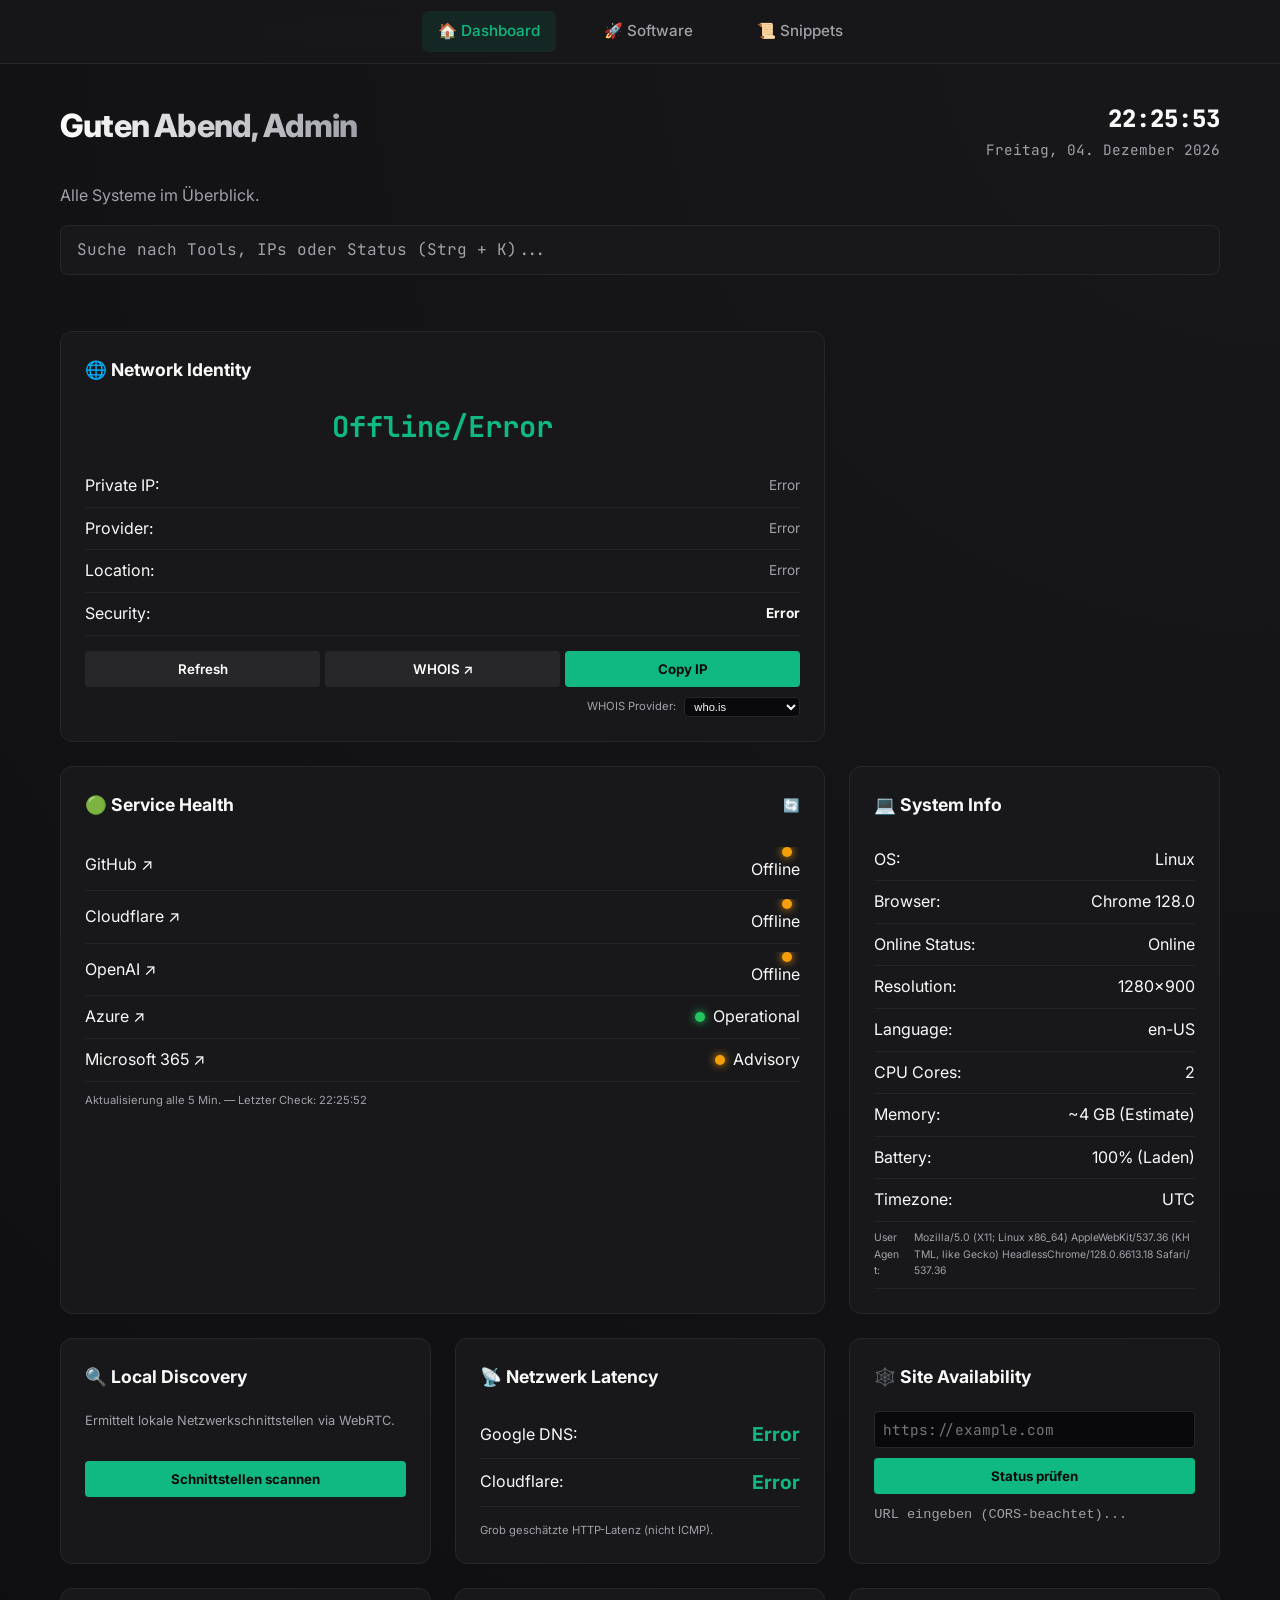
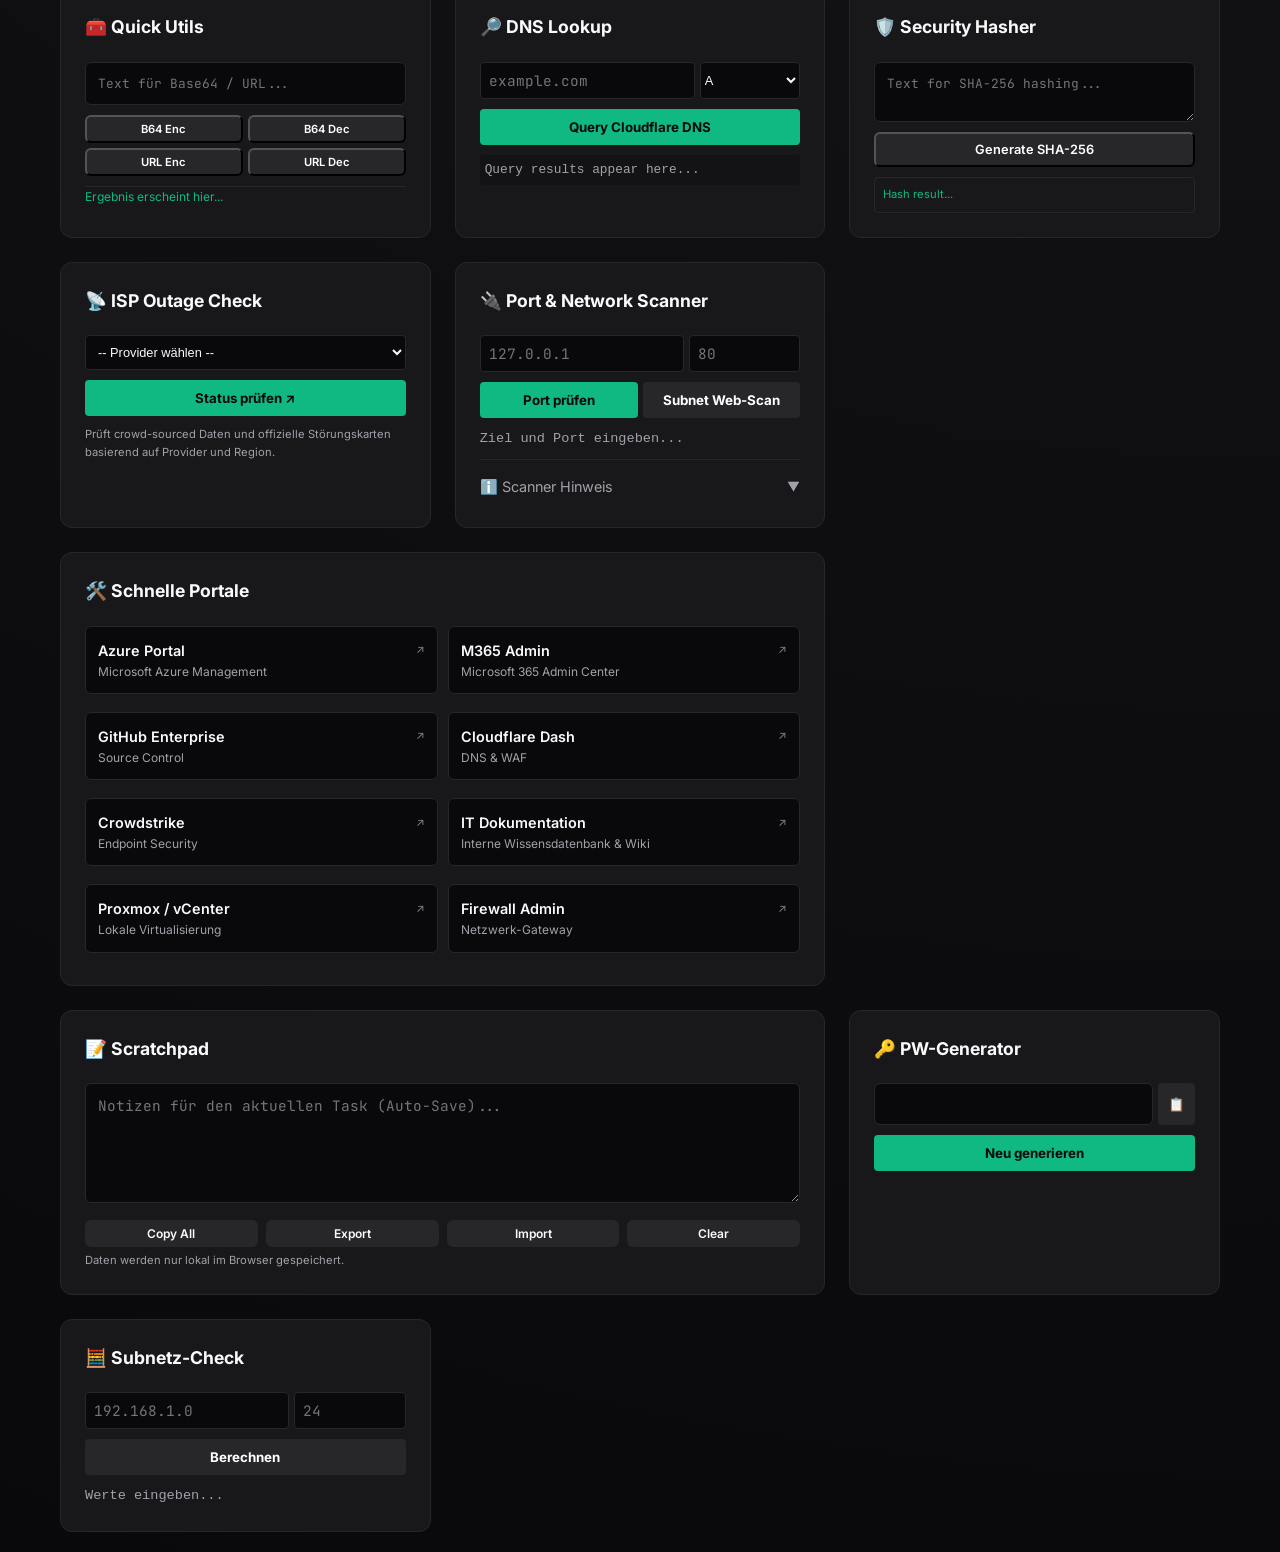
<file: index.html>
<!DOCTYPE html>
<html lang="de">
<head>
    <meta charset="UTF-8">
    <meta name="viewport" content="width=device-width, initial-scale=1.0">
    <title>Dashboard | codebrib.dev</title>
    <link href="https://fonts.googleapis.com/css2?family=Inter:wght@400;600;800&family=JetBrains+Mono&display=swap" rel="stylesheet">
    <link rel="stylesheet" href="assets/css/style.css">
    <style>
        /* Welcome Overlay Styles */
        #welcome-overlay {
            position: fixed;
            top: 0; left: 0; width: 100%; height: 100%;
            background: var(--bg);
            display: flex; flex-direction: column; justify-content: center; align-items: center;
            z-index: 10000;
            transition: opacity 0.8s cubic-bezier(0.4, 0, 0.2, 1), visibility 0.8s;
        }
        #welcome-overlay.hidden {
            opacity: 0;
            visibility: hidden;
        }
        .loader-brand {
            font-size: 2.5rem;
            font-weight: 800;
            color: var(--accent);
            margin-bottom: 1rem;
            letter-spacing: -1px;
            animation: pulse 2s infinite;
        }
        @keyframes pulse {
            0%, 100% { transform: scale(1); opacity: 1; }
            50% { transform: scale(1.05); opacity: 0.8; }
        }
    </style>
</head>
<body>
    <div id="welcome-overlay">
        <div class="loader-brand">codecrib.dev</div>
        <p style="color: var(--subtext); font-size: 0.9rem;">Initialisiere Kontrollzentrum...</p>
    </div>

    <div id="notification-container"></div>

    <div class="container">
        <div class="header-area">
            <div>
                <h1 id="welcome-greeting">IT Admin Zentrale</h1>
                <p style="color: var(--subtext); margin-top: 5px;">Alle Systeme im Überblick.</p>
            </div>
            <div class="clock-container">
                <div id="current-time">00:00:00</div>
                <div id="current-date">Lade Datum...</div>
            </div>
        </div>
        
        <div class="search-container" style="margin-bottom: 2rem;">
            <input type="text" id="global-search" 
                   placeholder="Suche nach Tools, IPs oder Status (Strg + K)..." 
                   oninput="filterDashboard()" class="search-input">
        </div>

        <div class="grid" id="dashboard-grid">
            <div class="card hero" data-search-keywords="ip, network, identity, whois, public, isp">
                <h2>🌐 Network Identity</h2>
                <div id="ip-display" style="font-size: 1.8rem; text-align: center; margin: 15px 0; color: var(--accent); font-family: 'JetBrains Mono', monospace; font-weight: bold;">--.---.---.--</div>
                
                <div class="status-list" style="margin-bottom: 15px;">
                    <div class="status-item"><span>Private IP:</span> <span id="ip-private" style="font-size: 0.85rem; color: var(--subtext);">Lade...</span></div>
                    <div class="status-item"><span>Provider:</span> <span id="ip-isp" style="font-size: 0.85rem; color: var(--subtext);">Lade...</span></div>
                    <div class="status-item"><span>Location:</span> <span id="ip-location" style="font-size: 0.85rem; color: var(--subtext);">Lade...</span></div>
                    <div class="status-item"><span>Security:</span> <span id="ip-security" style="font-size: 0.85rem; font-weight: bold;">Lade...</span></div>
                </div>

                <div style="display: flex; gap: 5px;">
                    <button onclick="fetchIP()" style="flex: 1; padding:10px; background: var(--card-border); border:none; border-radius:4px; color: white; cursor: pointer;">Refresh</button>
                    <button id="whois-link" onclick="openWhois()" style="flex: 1; padding:10px; background: var(--card-border); border:none; border-radius:4px; color: white; cursor: pointer;">WHOIS ↗</button>
                    <button onclick="copyToClipboard(document.getElementById('ip-display').innerText, event)" style="flex: 1; padding:10px; background: var(--accent); border:none; border-radius:4px; color: var(--bg); font-weight: bold;">Copy IP</button>
                </div>
                <div style="margin-top: 10px; display: flex; justify-content: flex-end; align-items: center; gap: 8px;">
                    <span style="font-size: 0.7rem; color: var(--subtext);">WHOIS Provider:</span>
                    <select id="whois-provider" style="background: var(--bg); color: var(--text); border: 1px solid var(--card-border); border-radius: 4px; font-size: 0.7rem; cursor: pointer; padding: 2px 5px;">
                        <option value="https://who.is/whois-ip/">who.is</option>
                        <option value="https://ipinfo.io/">ipinfo.io (IP only)</option>
                    </select>
                </div>
            </div>

            <div class="card hero" data-search-keywords="status, health, gesundheit, github, cloudflare, openai, azure, microsoft">
                <div style="display: flex; justify-content: space-between; align-items: center; margin-bottom: 1.25rem;">
                    <h2 style="margin-bottom: 0;">🟢 Service Health</h2>
                    <button onclick="fetchServiceStatus()" class="refresh-btn" title="Refresh Status">🔄</button>
                </div>
                <div id="health-progress-container" class="progress-container">
                    <div id="health-progress-bar" class="progress-bar"></div>
                </div>
                <div class="status-list">
                    <div class="status-item"><a href="https://www.githubstatus.com/" target="_blank">GitHub ↗</a> <span id="github-status"><span class="status-dot online"></span>Operational</span></div>
                    <div class="status-item"><a href="https://www.cloudflarestatus.com/" target="_blank">Cloudflare ↗</a> <span id="cloudflare-status"><span class="status-dot online"></span>Operational</span></div>
                    <div class="status-item"><a href="https://status.openai.com/" target="_blank">OpenAI ↗</a> <span id="openai-status"><span class="status-dot online"></span>Operational</span></div>
                    <div class="status-item"><a href="https://azure.status.microsoft/" target="_blank">Azure ↗</a> <span><span class="status-dot online"></span>Operational</span></div>
                    <div class="status-item"><a href="https://status.office.com/" target="_blank">Microsoft 365 ↗</a> <span><span class="status-dot warning"></span>Advisory</span></div>
                </div>
                <p style="font-size: 0.7rem; color: var(--subtext); margin-top: 10px;">Aktualisierung alle 5 Min. — Letzter Check: <span id="last-service-check">--:--:--</span></p>
            </div>

            <div class="card" data-search-keywords="system, info, os, browser, resolution, memory, cpu, cores, user agent">
                <h2>💻 System Info</h2>
                <div id="system-info">
                    <p style="color: var(--subtext);">Erkenne Umgebung...</p>
                </div>
            </div>

            <div class="card" data-search-keywords="local, discovery, network, netzwerk, webrtc, ip, interface">
                <h2>🔍 Local Discovery</h2>
                <div id="local-ip-list" style="margin-bottom: 10px; min-height: 40px;">
                    <p style="color: var(--subtext); font-size: 0.8rem;">Ermittelt lokale Netzwerkschnittstellen via WebRTC.</p>
                </div>
                <button onclick="scanLocalNetwork()" 
                        style="width: 100%; padding: 10px; background: var(--accent); border: none; border-radius: 4px; color: var(--bg); font-weight: bold; cursor: pointer;">
                    Schnittstellen scannen
                </button>
            </div>

            <div class="card" data-search-keywords="latency, latenz, ping, google, cloudflare">
                <h2>📡 Netzwerk Latency</h2>
                <div style="text-align: center; margin: 15px 0;">
                    <div id="ping-google" class="status-item"><span>Google DNS:</span> <span class="latency-value">-- ms</span></div>
                    <div id="ping-cloudflare" class="status-item"><span>Cloudflare:</span> <span class="latency-value">-- ms</span></div>
                </div>
                <p style="font-size: 0.7rem; color: var(--subtext);">Grob geschätzte HTTP-Latenz (nicht ICMP).</p>
            </div>

            <div class="card" data-search-keywords="site, website, availability, erreichbarkeit, url, check">
                <h2>🕸️ Site Availability</h2>
                <div style="display: flex; gap: 5px; margin-bottom: 10px;">
                    <input type="text" id="site-url" placeholder="https://example.com" 
                        style="flex-grow: 1; background: var(--bg); color: white; border: 1px solid var(--card-border); padding: 8px; border-radius: 4px;">
                </div>
                <button onclick="checkSiteStatus()" 
                        style="width: 100%; padding: 10px; background: var(--accent); border: none; border-radius: 4px; color: var(--bg); font-weight: bold; cursor: pointer;">
                    Status prüfen
                </button>
                <div id="site-result" style="margin-top: 10px; font-size: 0.85rem; font-family: monospace; color: var(--subtext);">
                    URL eingeben (CORS-beachtet)...
                </div>
            </div>

            <div class="card" data-search-keywords="utils, utilities, tools, werkzeuge, base64, b64, url, encode, decode">
                <h2>🧰 Quick Utils</h2>
                <div class="util-box">
                    <input type="text" id="util-input" placeholder="Text für Base64 / URL..." style="font-size: 0.8rem;">
                    <div style="display: grid; grid-template-columns: 1fr 1fr; gap: 5px;">
                        <button onclick="handleUtil('b64-enc')" style="padding: 5px; background: var(--card-border); color: white; font-size: 0.7rem;">B64 Enc</button>
                        <button onclick="handleUtil('b64-dec')" style="padding: 5px; background: var(--card-border); color: white; font-size: 0.7rem;">B64 Dec</button>
                        <button onclick="handleUtil('url-enc')" style="padding: 5px; background: var(--card-border); color: white; font-size: 0.7rem;">URL Enc</button>
                        <button onclick="handleUtil('url-dec')" style="padding: 5px; background: var(--card-border); color: white; font-size: 0.7rem;">URL Dec</button>
                    </div>
                    <div id="util-output" style="font-size: 0.75rem; color: var(--accent); word-break: break-all; min-height: 1.2em; border-top: 1px solid var(--card-border); pt: 5px;">
                        Ergebnis erscheint hier...
                    </div>
                </div>
            </div>

            <div class="card" data-search-keywords="dns, lookup, records, mx, a, txt, cloudflare, networking">
                <h2>🔎 DNS Lookup</h2>
                <div style="display: flex; gap: 5px; margin-bottom: 10px;">
                    <input type="text" id="dns-query" placeholder="example.com" 
                        style="flex: 2; background: var(--bg); color: white; border: 1px solid var(--card-border); padding: 8px; border-radius: 4px;">
                    <select id="dns-type" style="flex: 1; background: var(--bg); color: var(--text); border: 1px solid var(--card-border); border-radius: 4px; font-size: 0.8rem;">
                        <option value="A">A</option>
                        <option value="AAAA">AAAA</option>
                        <option value="MX">MX</option>
                        <option value="TXT">TXT</option>
                        <option value="CNAME">CNAME</option>
                    </select>
                </div>
                <button onclick="fetchDNS()" 
                        style="width: 100%; padding: 10px; background: var(--accent); border: none; border-radius: 4px; color: var(--bg); font-weight: bold; cursor: pointer;">
                    Query Cloudflare DNS
                </button>
                <div id="dns-result" style="margin-top: 10px; font-size: 0.8rem; font-family: monospace; color: var(--subtext); max-height: 100px; overflow-y: auto; background: rgba(0,0,0,0.2); padding: 5px; border-radius: 4px;">
                    Query results appear here...
                </div>
            </div>

            <div class="card" data-search-keywords="hash, sha256, security, crypto, checksum, verification">
                <h2>🛡️ Security Hasher</h2>
                <div class="util-box">
                    <textarea id="hash-input" placeholder="Text for SHA-256 hashing..." style="min-height: 60px; font-size: 0.8rem;"></textarea>
                    <button onclick="generateHash()" 
                            style="width: 100%; padding: 8px; background: var(--card-border); color: white; font-size: 0.8rem;">Generate SHA-256</button>
                    <div style="position: relative;">
                        <div id="hash-output" style="font-size: 0.7rem; color: var(--accent); word-break: break-all; min-height: 2.5em; border: 1px solid var(--card-border); padding: 8px; border-radius: 4px; cursor: pointer;" 
                             onclick="copyToClipboard(this.innerText, event)" title="Click to copy">
                            Hash result...
                        </div>
                    </div>
                </div>
            </div>

            <div class="card" data-search-keywords="isp, outage, störung, internet, provider, telekom, vodafone, o2, network">
                <h2>📡 ISP Outage Check</h2>
                <div style="display: flex; flex-direction: column; gap: 10px; margin-bottom: 10px;">
                    <div style="display: flex; gap: 5px;">
                        <select id="isp-select" style="width: 100%; background: var(--bg); color: var(--text); border: 1px solid var(--card-border); border-radius: 4px; font-size: 0.8rem; padding: 8px;">
                            <option value="generic">Lade Provider...</option>
                        </select>
                    </div>
                    <button onclick="checkISPOutage()" 
                            style="width: 100%; padding: 10px; background: var(--accent); border: none; border-radius: 4px; color: var(--bg); font-weight: bold; cursor: pointer;">
                        Status prüfen ↗
                    </button>
                </div>
                <p style="font-size: 0.7rem; color: var(--subtext);">
                    Prüft crowd-sourced Daten und offizielle Störungskarten basierend auf Provider und Region.
                </p>
            </div>

            <div class="card" data-search-keywords="port, network, scanner, scan, subnet, netzwerk, ip, check">
                <h2>🔌 Port & Network Scanner</h2>
                <div style="display: flex; gap: 5px; margin-bottom: 10px;">
                    <input type="text" id="port-ip" placeholder="127.0.0.1" 
                        style="flex: 2; background: var(--bg); color: white; border: 1px solid var(--card-border); padding: 8px; border-radius: 4px;">
                    <input type="number" id="port-num" placeholder="80" 
                        style="flex: 1; background: var(--bg); color: white; border: 1px solid var(--card-border); padding: 8px; border-radius: 4px;">
                </div>
                <div style="display: flex; gap: 5px; margin-bottom: 10px;">
                    <button onclick="checkPort()" 
                            style="flex: 1; padding: 10px; background: var(--accent); border: none; border-radius: 4px; color: var(--bg); font-weight: bold; cursor: pointer;">
                        Port prüfen
                    </button>
                    <button onclick="scanSubnetForWeb()" 
                            title="Scant das unten definierte Subnetz auf Port 80/443"
                            style="flex: 1; padding: 10px; background: var(--card-border); border: none; border-radius: 4px; color: white; font-weight: bold; cursor: pointer;">
                        Subnet Web-Scan
                    </button>
                </div>
                <div id="port-result" style="font-size: 0.85rem; font-family: monospace; color: var(--subtext);">
                    Ziel und Port eingeben...
                </div>
                <div class="disclaimer-container" style="margin-top: 10px;">
                    <span class="disclaimer-toggle" onclick="toggleDisclaimer(this)">
                        <span style="font-size: 0.9rem;">ℹ️ Scanner Hinweis</span> <span class="toggle-arrow">▼</span>
                    </span>
                    <div id="scanner-disclaimer-text" class="disclaimer-text">
                        The Solution: To get a real network scanner, you would ideally run this dashboard locally (e.g., open the index.html file directly in your browser using file:// or run it from a local http:// server). In a local context, the fetch with no-cors logic becomes much more accurate.
                    </div>
                </div>
            </div>

            <div class="card hero" data-search-keywords="links, portals, portale, dashboard">
                <h2>🛠️ Schnelle Portale</h2>
                <div id="dashboard-links" class="btn-list grid-layout">
                    <p style="color: var(--subtext);">Lade Links...</p>
                </div>
            </div>

            <div class="card hero" data-search-keywords="scratchpad, notes, notizen, notepad, text">
                <h2>📝 Scratchpad</h2>
                <textarea id="scratchpad" placeholder="Notizen für den aktuellen Task (Auto-Save)..." style="min-height: 120px;"></textarea>
                <div class="scratchpad-controls">
                    <button class="scratchpad-btn" onclick="copyToClipboard(document.getElementById('scratchpad').value, event)">Copy All</button>
                    <button class="scratchpad-btn" onclick="exportScratchpad()">Export</button>
                    <button class="scratchpad-btn" onclick="document.getElementById('import-file').click()">Import</button>
                    <input type="file" id="import-file" style="display:none" onchange="importScratchpad(event)">
                    <button class="scratchpad-btn" onclick="clearScratchpad()">Clear</button>
                </div>
                <p style="font-size: 0.7rem; color: var(--subtext); margin-top: 5px;">Daten werden nur lokal im Browser gespeichert.</p>
            </div>

            <div class="card" data-search-keywords="password, passwort, generator, pw">
                <h2>🔑 PW-Generator</h2>
                <div style="display: flex; gap: 5px; margin-bottom: 10px;">
                    <input type="text" id="pw-result" readonly 
                        style="flex-grow: 1; color: var(--accent); font-family: monospace;">
                    <button class="icon-btn" onclick="copyToClipboard(document.getElementById('pw-result').value)" 
                            style="padding: 0 10px; cursor: pointer; background: var(--card-border); border: none; border-radius: 4px; color: white;">📋</button>
                </div>
                <button onclick="generatePassword()" 
                        style="width: 100%; padding: 10px; background: var(--accent); border: none; border-radius: 4px; color: var(--bg); font-weight: bold; cursor: pointer;">
                    Neu generieren
                </button>
            </div>

            <div class="card" data-search-keywords="subnet, subnetz, check, calculator, rechner, ip, cidr, mask, broadcast, hosts">
                <h2>🧮 Subnetz-Check</h2>
                <div style="display: flex; gap: 5px; margin-bottom: 10px;">
                    <input type="text" id="sub-ip" placeholder="192.168.1.0" 
                        style="flex: 2; background: var(--bg); color: white; border: 1px solid var(--card-border); padding: 8px; border-radius: 4px;">
                    <input type="number" id="sub-cidr" placeholder="24" min="0" max="32"
                        style="flex: 1; background: var(--bg); color: white; border: 1px solid var(--card-border); padding: 8px; border-radius: 4px;">
                </div>
                <button onclick="calculateSubnet()" 
                        style="width: 100%; padding: 10px; background: var(--card-border); border: none; border-radius: 4px; color: white; font-weight: bold; cursor: pointer;">
                    Berechnen
                </button>
                <div id="sub-result" style="margin-top: 10px; font-size: 0.85rem; font-family: monospace; color: var(--subtext);">
                    Werte eingeben...
                </div>
            </div>
            <div id="subnet-scan-results" class="card scan-grid" style="display: none; grid-column: 1 / -1;"></div>
        </div>
    </div>

    <script src="assets/js/navigation.js"></script>
    <script src="assets/js/tools.js"></script>
    <script>
        // Lade Dashboard-spezifische Links
        document.addEventListener('DOMContentLoaded', () => loadLinks('dashboard'));
    </script>
</body>
</html>
</file>
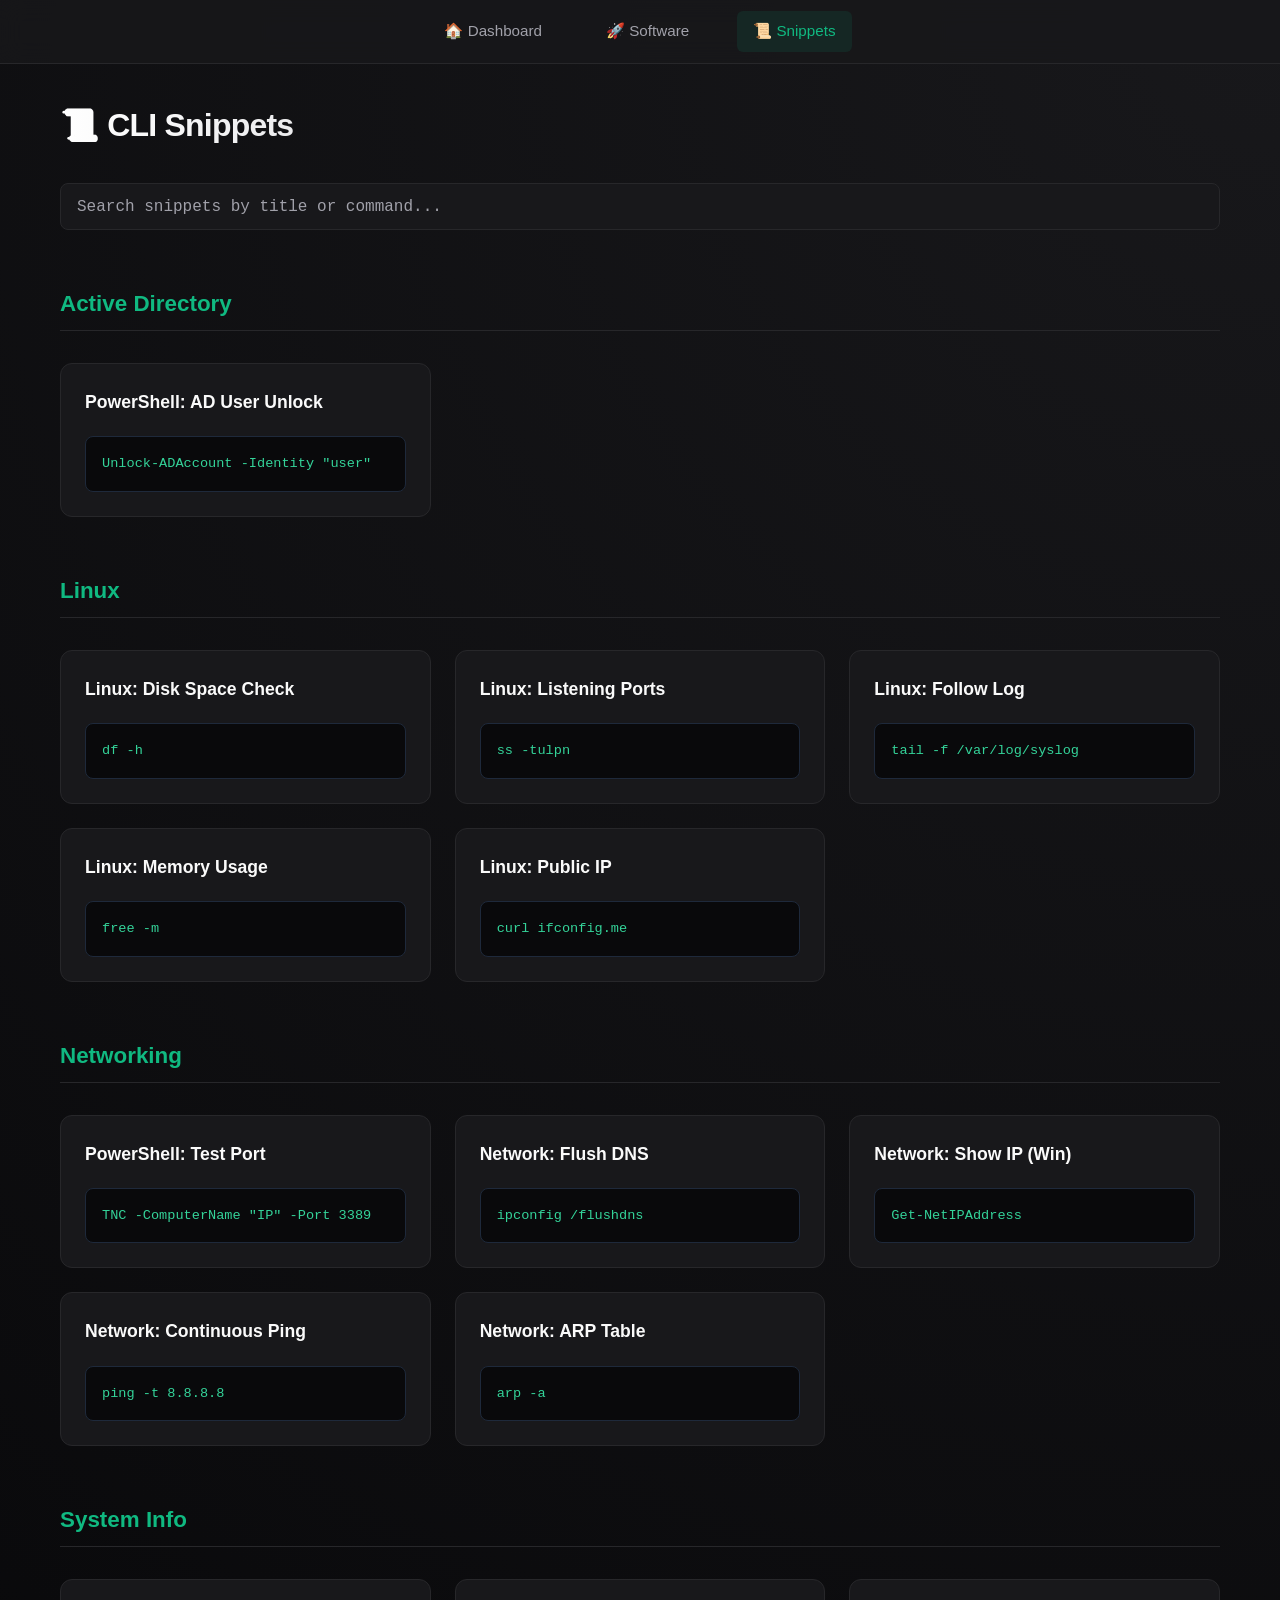
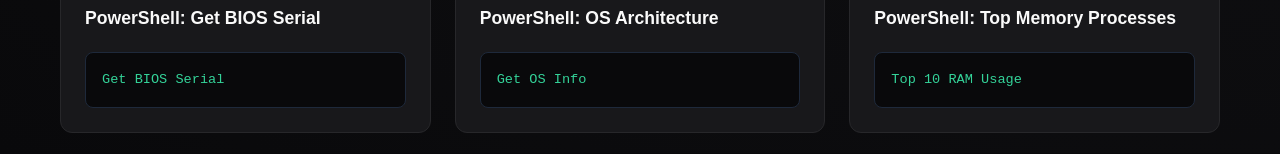
<file: snippets.html>
<!DOCTYPE html>
<html lang="de">
<head>
    <meta charset="UTF-8">
    <title>Snippets | codebrib.dev</title>
    <link rel="stylesheet" href="assets/css/style.css">
</head>
<body>
    <div class="container">
        <h1>📜 CLI Snippets</h1>
        <input type="text" id="snippet-search" placeholder="Search snippets by title or command..." class="search-input">
        <div id="snippets-grid" class="grid">
            <p style="color: var(--subtext);">Lade Snippets...</p>
        </div>
    </div>
    <script src="assets/js/navigation.js"></script>
    <script src="assets/js/tools.js"></script>
    <script>
        document.addEventListener('DOMContentLoaded', () => loadLinks('snippets'));
    </script>
</body>
</html>
</file>
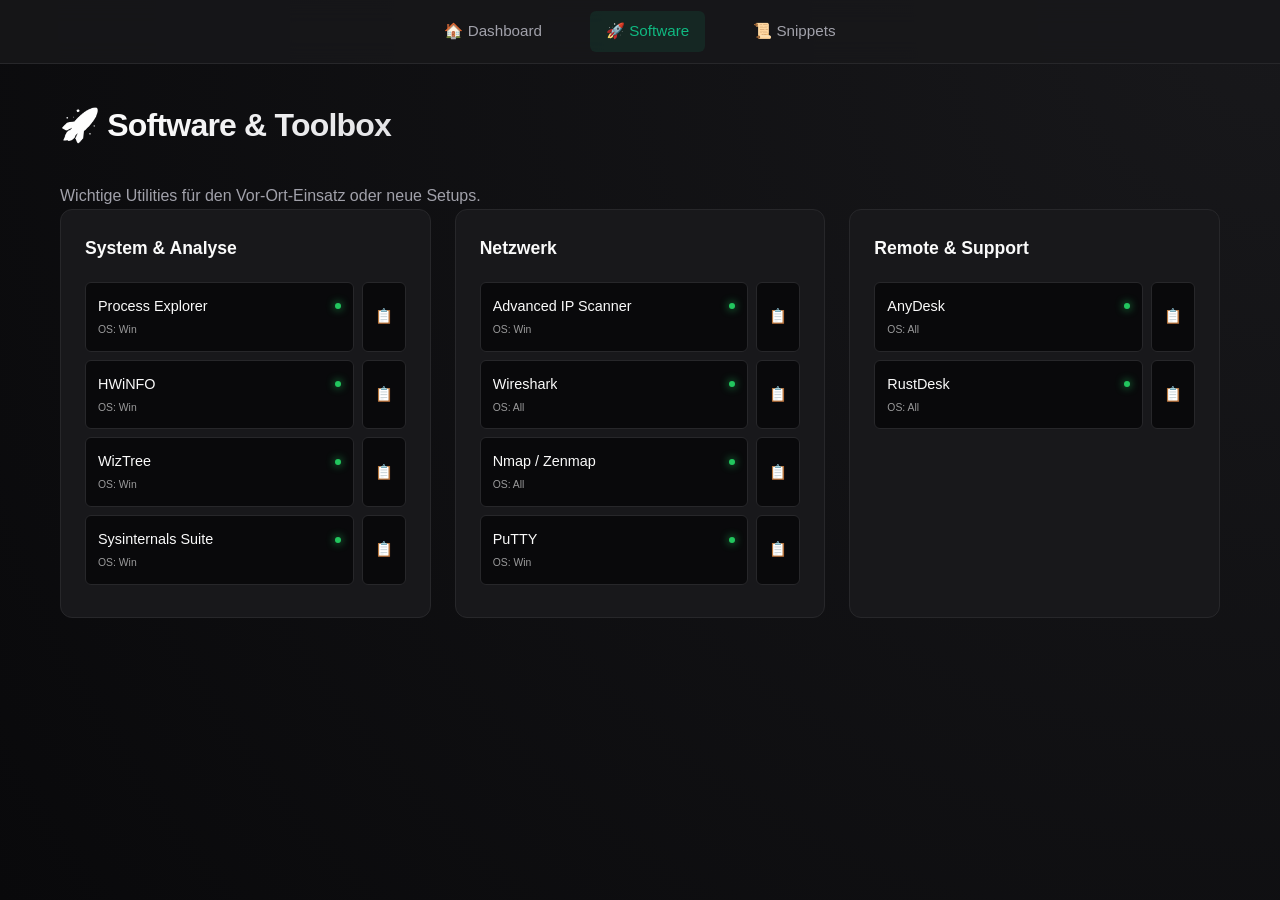
<file: software.html>
<!DOCTYPE html>
<html lang="de">
<head>
    <meta charset="UTF-8">
    <meta name="viewport" content="width=device-width, initial-scale=1.0">
    <title>Software | codebrib.dev</title>
    <link rel="stylesheet" href="assets/css/style.css">
</head>
<body>
    <div class="container">
        <h1>🚀 Software & Toolbox</h1>
        <p style="color: var(--subtext);">Wichtige Utilities für den Vor-Ort-Einsatz oder neue Setups.</p>
        
        <div id="software-grid" class="grid">
            <p>Lade Software-Kategorien...</p>
        </div>
    </div>

    <script src="assets/js/navigation.js"></script>
    <script src="assets/js/tools.js"></script>
    <script>
        // Lade Software-spezifische Kategorien
        document.addEventListener('DOMContentLoaded', () => loadLinks('software'));
    </script>
</body>
</html>
</file>
<file: assets/css/style.css>
:root {
    --bg: #09090b;
    --card-bg: #18181b;
    --card-border: #27272a;
    --text: #fafafa;
    --subtext: #a1a1aa;
    --accent: #10b981;
    --accent-hover: #34d399;
    --success: #22c55e;
    --glass: rgba(24, 24, 27, 0.8);
    --danger: #ef4444;
    --nav-bg: rgba(9, 9, 11, 0.9);
    --font-main: 'Inter', -apple-system, BlinkMacSystemFont, "Segoe UI", Roboto, sans-serif;
}

* {
    box-sizing: border-box;
    margin: 0;
    padding: 0;
}

html {
    scroll-behavior: smooth;
}

/* Custom Scrollbar */
::-webkit-scrollbar {
    width: 8px;
    height: 8px;
}
::-webkit-scrollbar-track {
    background: var(--bg);
}
::-webkit-scrollbar-thumb {
    background: var(--card-border);
    border-radius: 4px;
}
::-webkit-scrollbar-thumb:hover {
    background: var(--subtext);
}

body {
    background-color: var(--bg);
    color: var(--text);
    font-family: var(--font-main);
    line-height: 1.6;
    padding-top: 80px; /* Space for fixed nav */
    background-image: radial-gradient(circle at top right, #18181b, transparent);
    min-height: 100vh;
}

.container {
    max-width: 1200px;
    margin: 0 auto;
    padding: 20px;
}

h1 {
    font-size: 2rem;
    font-weight: 800;
    margin-bottom: 2rem;
    background: linear-gradient(to right, #fff, var(--subtext));
    -webkit-background-clip: text;
    -webkit-text-fill-color: transparent;
    letter-spacing: -0.025em;
}

.header-area {
    display: flex;
    justify-content: space-between;
    align-items: flex-start;
    margin-bottom: 1rem;
}

.clock-container {
    text-align: right;
    font-family: 'JetBrains Mono', monospace;
}

#current-time {
    font-size: 1.5rem;
    font-weight: 800;
    color: var(--text);
}

#current-date {
    color: var(--subtext);
    font-size: 0.9rem;
}

/* Navigation */
nav {
    position: fixed;
    top: 0;
    left: 0;
    right: 0;
    height: 64px;
    background: var(--glass);
    backdrop-filter: blur(12px);
    border-bottom: 1px solid var(--card-border);
    display: flex;
    align-items: center;
    justify-content: center;
    gap: 2rem;
    z-index: 1000;
}

nav a {
    color: var(--subtext);
    text-decoration: none;
    font-weight: 500;
    font-size: 0.95rem;
    transition: all 0.2s;
    padding: 0.5rem 1rem;
    border-radius: 6px;
}

nav a:hover {
    color: var(--text);
    background: rgba(255, 255, 255, 0.05);
}

nav a.active {
    color: var(--accent);
    background: rgba(16, 185, 129, 0.1);
}

/* Notifications */
#notification-container {
    position: fixed;
    bottom: 24px;
    right: 24px;
    display: flex;
    flex-direction: column;
    gap: 8px;
    z-index: 10001;
}

.notification-toast {
    background: var(--card-bg);
    color: var(--accent);
    border: 1px solid var(--accent);
    padding: 12px 20px;
    border-radius: 8px;
    font-size: 0.85rem;
    font-weight: 600;
    box-shadow: 0 10px 15px -3px rgba(0, 0, 0, 0.4);
    animation: slideIn 0.3s cubic-bezier(0.16, 1, 0.3, 1);
}

@keyframes slideIn { from { transform: translateX(100%); opacity: 0; } to { transform: translateX(0); opacity: 1; } }

/* Grid & Cards */
.grid {
    display: grid;
    grid-template-columns: repeat(auto-fill, minmax(320px, 1fr));
    gap: 1.5rem;
}

/* Hero Cards for Hierarchy */
@media (min-width: 1024px) {
    .card.hero {
        grid-column: span 2;
    }
}

.card {
    background: var(--card-bg);
    border: 1px solid var(--card-border);
    border-radius: 12px;
    padding: 1.5rem;
    transition: transform 0.2s, border-color 0.2s, box-shadow 0.2s;
    max-width: 100%;
    min-width: 0; /* Important: Prevents content from expanding the card beyond grid width */
    word-wrap: break-word;
    overflow-wrap: break-word;
}

.card:hover {
    transform: translateY(-4px);
    border-color: var(--accent);
    box-shadow: 0 10px 25px -5px rgba(0, 0, 0, 0.3);
    border-bottom: 1px solid rgba(255,255,255,0.05);
}

.dashboard-link-item {
    display: flex;
    flex-direction: column;
    gap: 2px;
    padding: 10px;
    text-decoration: none;
    border-radius: 8px;
    transition: background 0.2s;
}

.dashboard-link-item:hover {
    background: rgba(255, 255, 255, 0.03);
}

.dashboard-link-header {
    display: flex;
    justify-content: space-between;
    align-items: center;
}

.dashboard-link-desc {
    font-size: 0.75rem;
    color: var(--subtext);
}

.card h2 {
    font-size: 1.1rem;
    margin-bottom: 1.25rem;
    display: flex;
    align-items: center;
    gap: 0.5rem;
    color: var(--text);
}

/* Form Elements */
button {
    font-family: inherit;
    font-weight: 600;
    border-radius: 6px;
    cursor: pointer;
    transition: filter 0.2s;
}

button:active {
    transform: scale(0.98);
}

input, textarea {
    width: 100%;
    background: var(--bg);
    border: 1px solid var(--card-border);
    color: white;
    padding: 0.75rem;
    border-radius: 6px;
    font-family: 'JetBrains Mono', 'Fira Code', monospace;
    font-size: 0.9rem;
}

input:focus {
    outline: none;
    border-color: var(--accent);
}

/* Status Indicators */
.status-item {
    display: flex;
    justify-content: space-between;
    align-items: center;
    gap: 0.75rem;
    padding: 8px 0;
    border-bottom: 1px solid rgba(255,255,255,0.05);
    min-width: 0;
}

.status-item a {
    flex: 1;
    color: var(--text);
    text-decoration: none;
    transition: color 0.2s;
    white-space: nowrap;
    overflow: hidden;
    text-overflow: ellipsis;
}

.status-item > span[id] {
    flex: 1;
    display: flex;
    flex-direction: column;
    align-items: flex-end;
    text-align: right;
    min-width: 0;
    overflow: hidden;
}

.status-item a:hover {
    color: var(--accent);
}

.status-dot {
    height: 10px;
    width: 10px;
    border-radius: 50%;
    display: inline-block;
    margin-right: 8px;
    flex-shrink: 0;
}


.status-dot.online {
    background-color: var(--success);
    box-shadow: 0 0 8px var(--success);
    animation: pulse 2s infinite;
}

@keyframes pulse {
    0% { transform: scale(1); opacity: 1; }
    50% { transform: scale(1.2); opacity: 0.7; }
    100% { transform: scale(1); opacity: 1; }
}

.status-dot.warning {
    background-color: #f59e0b;
    box-shadow: 0 0 8px #f59e0b;
    animation: pulse 2s infinite;
}

.status-dot.offline {
    background-color: var(--danger);
    box-shadow: 0 0 8px var(--danger);
    animation: pulse 2s infinite;
}

.incident-title {
    font-size: 0.65rem;
    color: var(--subtext);
    margin-top: 2px;
    max-width: 100%;
    overflow: hidden;
    text-overflow: ellipsis;
    white-space: nowrap;
}

/* Progress Bar */
.progress-container {
    height: 2px;
    width: 100%;
    background: var(--card-border);
    margin-bottom: 15px;
    overflow: hidden;
    border-radius: 2px;
    display: none;
}

.progress-bar {
    height: 100%;
    width: 0%;
    background: var(--accent);
    transition: width 0.3s ease;
}

.refresh-btn {
    background: none;
    border: none;
    color: var(--subtext);
    cursor: pointer;
    transition: color 0.2s, transform 0.5s;
}

/* Search Input Specific */
.search-input {
    margin-bottom: 1.5rem;
    padding: 0.85rem 1rem; /* Slightly larger padding */
    font-size: 1rem;
    border-radius: 8px;
    background: var(--card-bg); /* Match card background */
    border-color: var(--card-border);
    color: var(--text);
    transition: border-color 0.2s, box-shadow 0.2s;
}

.search-input:focus {
    box-shadow: 0 0 0 2px rgba(16, 185, 129, 0.2);
}
.search-input::placeholder {
    color: var(--subtext);
}

.latency-value {
    font-size: 1.2rem;
    font-weight: bold;
    color: var(--accent);
}

.util-box {
    display: flex;
    flex-direction: column;
    gap: 10px;
}

.copy-btn {
    background: var(--bg);
    border: 1px solid var(--card-border);
    color: var(--text);
    padding: 0 12px;
    border-radius: 6px;
    cursor: pointer;
    transition: all 0.2s;
    display: flex;
    align-items: center;
    justify-content: center;
    font-size: 0.9rem;
}

.copy-btn:hover {
    background: var(--accent);
    color: var(--bg);
}

.disclaimer-container {
    margin-top: 10px;
    border-top: 1px solid var(--card-border);
    padding-top: 10px;
}

.disclaimer-toggle {
    cursor: pointer;
    color: var(--subtext);
    font-size: 0.8rem;
    display: flex;
    align-items: center;
    justify-content: space-between;
    padding: 5px 0;
    transition: color 0.2s;
}

.disclaimer-toggle:hover {
    color: var(--text);
}

.toggle-arrow {
    display: inline-block;
    margin-left: 5px;
    transition: transform 0.2s ease-in-out;
}

.toggle-arrow.rotated {
    transform: rotate(180deg);
}

.disclaimer-text {
    font-size: 0.7rem;
    color: var(--subtext);
    line-height: 1.4;
    max-height: 0; /* Start hidden */
    overflow: hidden;
    transition: max-height 0.3s ease-out, opacity 0.3s ease-out;
    opacity: 0; /* Start invisible */
}

.disclaimer-text.expanded {
    max-height: 200px; /* Sufficient height for the text */
    opacity: 1;
}

.scan-grid {
    display: grid;
    grid-template-columns: repeat(auto-fill, minmax(60px, 1fr));
    gap: 4px;
    margin-top: 10px;
    max-height: 200px;
    overflow-y: auto;
    padding: 5px;
    background: rgba(0,0,0,0.2);
    border-radius: 4px;
}

.scan-dot {
    width: 8px;
    height: 8px;
    border-radius: 50%;
    background: var(--card-border);
    margin: 2px auto;
    transition: all 0.3s ease;
}

.category-header {
    grid-column: 1 / -1;
    font-size: 1.4rem;
    color: var(--accent);
    margin-top: 2rem;
    margin-bottom: 0.5rem;
    border-bottom: 1px solid var(--card-border);
    padding-bottom: 0.5rem;
}

/* Snippets Specific */
code {
    display: block;
    background: var(--bg);
    color: #34d399;
    padding: 1rem;
    border-radius: 8px;
    font-family: 'JetBrains Mono', monospace;
    font-size: 0.85rem;
    cursor: pointer;
    position: relative;
    border: 1px solid #1e293b;
    overflow-x: auto;
}

code:hover {
    background: #0a0a0a;
}

/* Tags */
.btn-list div[style*="display: flex"] {
    min-width: 0;
}

.btn-list a {
    display: block;
    padding: 0.75rem;
    background: var(--bg);
    border: 1px solid var(--card-border);
    margin-bottom: 0.5rem;
    border-radius: 6px;
    color: var(--text);
    text-decoration: none;
    font-size: 0.9rem;
    transition: all 0.2s;
    min-width: 0; /* Critical for truncation in flex */
    overflow: hidden;
}

.btn-list.grid-layout {
    display: grid;
    grid-template-columns: repeat(auto-fill, minmax(240px, 1fr));
    gap: 10px;
}

.btn-list a span {
    overflow: hidden;
    text-overflow: ellipsis;
    white-space: nowrap;
}

.btn-list a:hover {
    background: var(--accent);
    color: var(--bg);
    font-weight: bold;
}

.scratchpad-controls {
    display: flex;
    gap: 8px;
    margin-top: 10px;
}

.scratchpad-btn {
    flex: 1;
    padding: 6px;
    font-size: 0.75rem;
    background: var(--card-border);
    color: var(--text);
    border: none;
}

.scratchpad-btn:hover {
    background: var(--card-border);
    filter: brightness(1.2);
}
</file>
